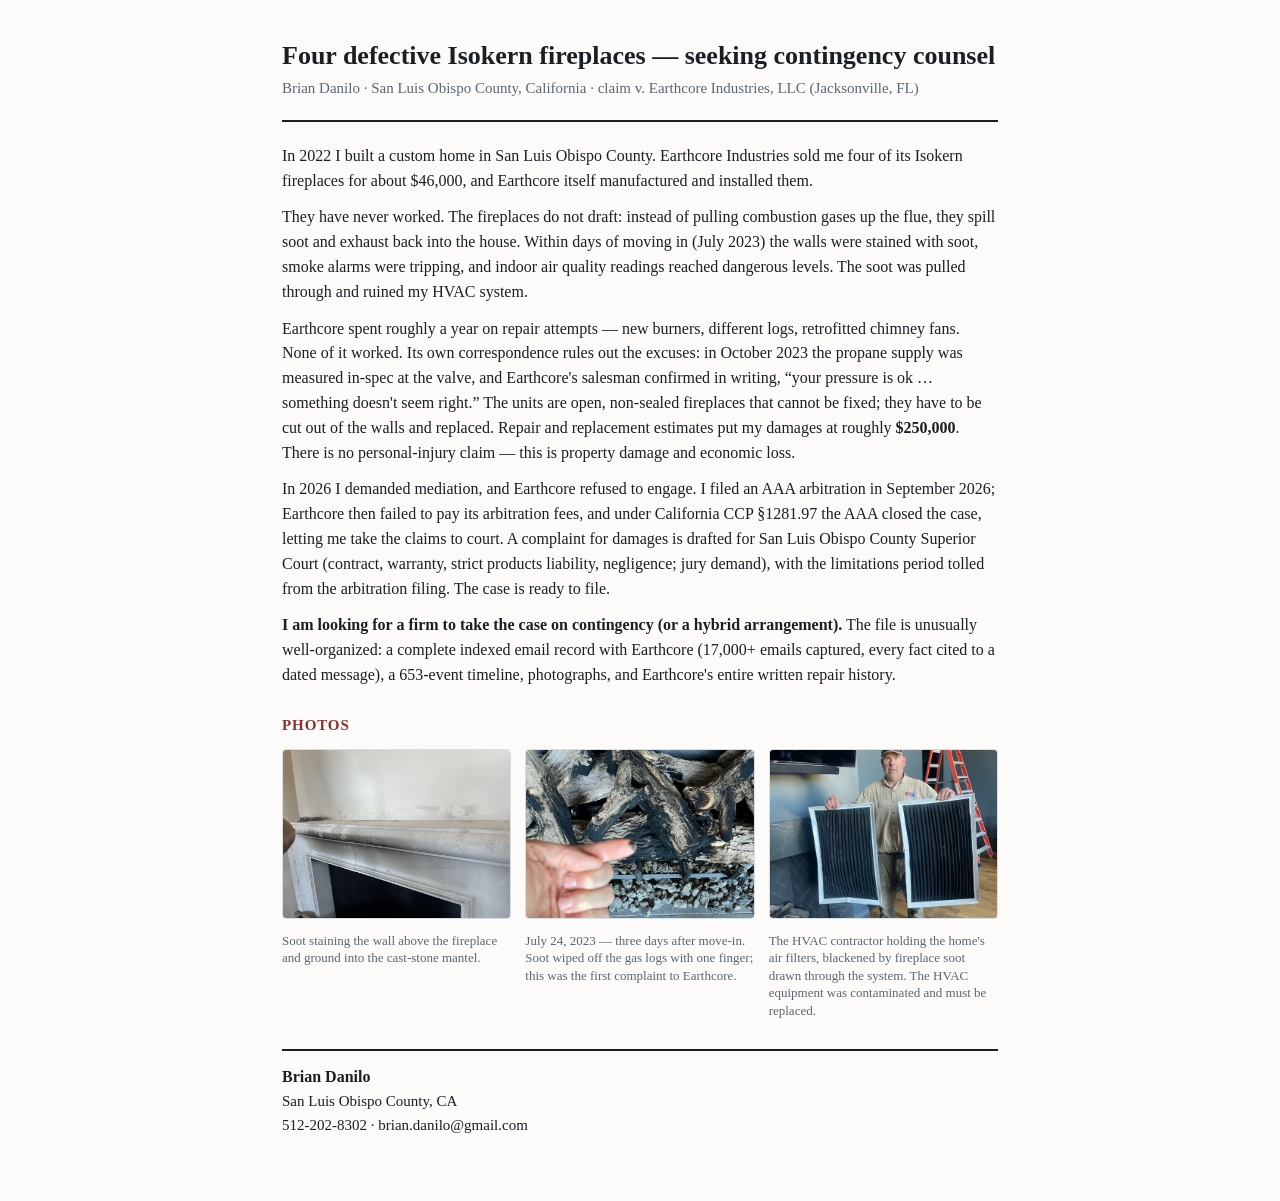
<file: v1.html>
<!doctype html>
<html lang="en">
<head>
<meta charset="utf-8">
<meta name="viewport" content="width=device-width, initial-scale=1">
<meta name="robots" content="noindex">
<title>Defective Isokern Fireplaces — Danilo v. Earthcore Industries</title>
<link rel="stylesheet" href="style.css">
</head>
<body>
<div class="page">

<header class="brief">
  <h1>Four defective Isokern fireplaces — seeking contingency counsel</h1>
  <p class="sub">Brian Danilo &middot; San Luis Obispo County, California &middot; claim v. Earthcore Industries, LLC (Jacksonville, FL)</p>
</header>

<p>In 2022 I built a custom home in San Luis Obispo County. Earthcore Industries sold me four of its
Isokern fireplaces for about $46,000, and Earthcore itself manufactured and installed them.</p>

<p>They have never worked. The fireplaces do not draft: instead of pulling combustion gases up the
flue, they spill soot and exhaust back into the house. Within days of moving in (July 2023) the
walls were stained with soot, smoke alarms were tripping, and indoor air quality readings reached
dangerous levels. The soot was pulled through and ruined my HVAC system.</p>

<p>Earthcore spent roughly a year on repair attempts — new burners, different logs, retrofitted
chimney fans. None of it worked. Its own correspondence rules out the excuses: in October 2023 the
propane supply was measured in-spec at the valve, and Earthcore's salesman confirmed in writing,
&ldquo;your pressure is ok &hellip; something doesn't seem right.&rdquo; The units are open,
non-sealed fireplaces that cannot be fixed; they have to be cut out of the walls and replaced.
Repair and replacement estimates put my damages at roughly <strong>$250,000</strong>. There is no
personal-injury claim — this is property damage and economic loss.</p>

<p>In 2026 I demanded mediation, and Earthcore refused to engage. I filed an AAA arbitration in
September 2026; Earthcore then failed to pay its arbitration fees, and under California CCP
&sect;1281.97 the AAA closed the case, letting me take the claims to court. A complaint for damages
is drafted for San Luis Obispo County Superior Court (contract, warranty, strict products liability,
negligence; jury demand), with the limitations period tolled from the arbitration filing. The case
is ready to file.</p>

<p><strong>I am looking for a firm to take the case on contingency (or a hybrid arrangement).</strong>
The file is unusually well-organized: a complete indexed email record with Earthcore
(17,000+ emails captured, every fact cited to a dated message), a 653-event timeline, photographs,
and Earthcore's entire written repair history.</p>

<h2>Photos</h2>
<div class="photos photo-strip"></div>

<div class="contact">
  <strong>Brian Danilo</strong><br>
  San Luis Obispo County, CA<br>
  512-202-8302 &middot; brian.danilo@gmail.com
</div>

</div>
<script src="photos.js"></script>
</body>
</html>
</file>
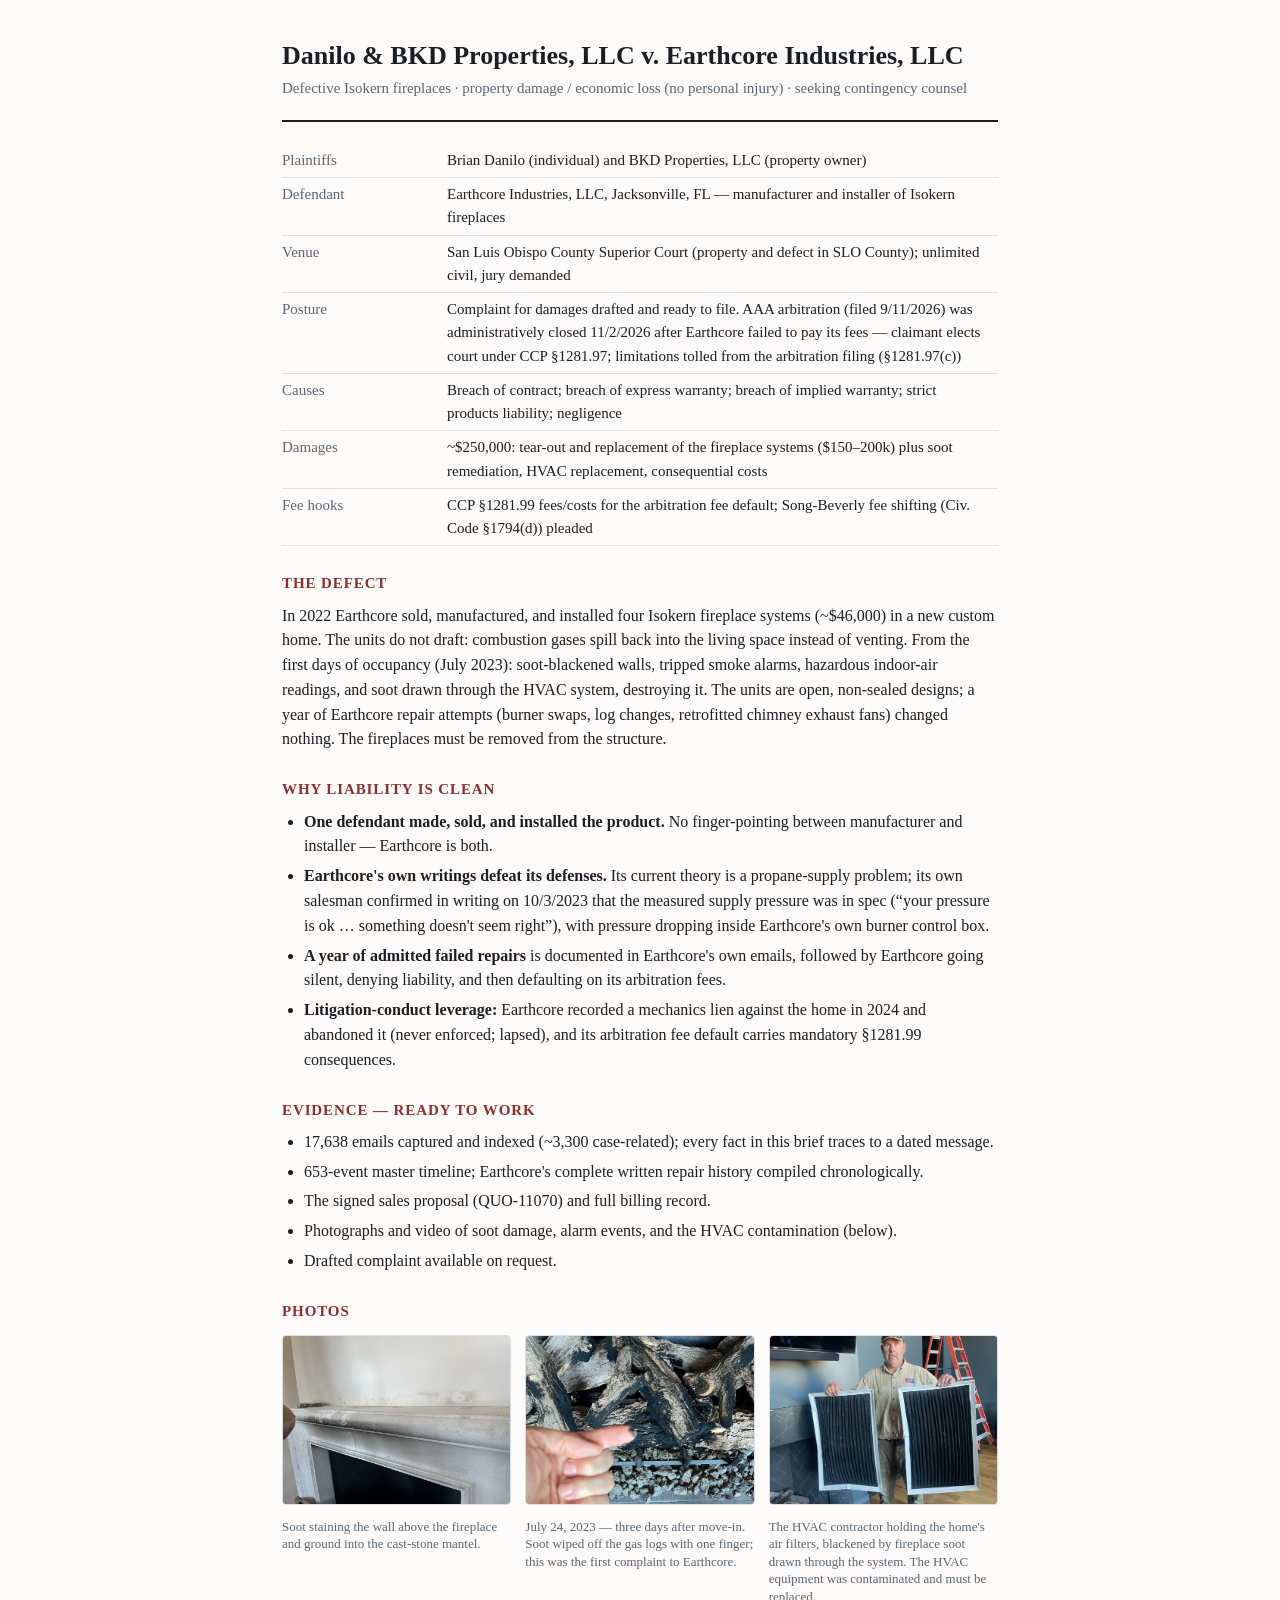
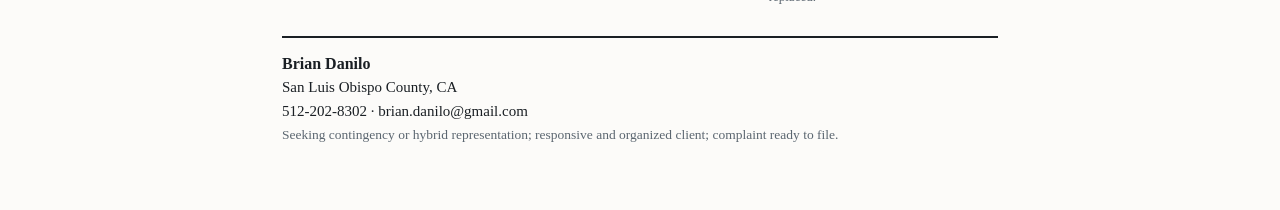
<file: v2.html>
<!doctype html>
<html lang="en">
<head>
<meta charset="utf-8">
<meta name="viewport" content="width=device-width, initial-scale=1">
<meta name="robots" content="noindex">
<title>Case Brief — Danilo v. Earthcore Industries (Isokern fireplaces)</title>
<link rel="stylesheet" href="style.css">
</head>
<body>
<div class="page">

<header class="brief">
  <h1>Danilo &amp; BKD Properties, LLC v. Earthcore Industries, LLC</h1>
  <p class="sub">Defective Isokern fireplaces &middot; property damage / economic loss (no personal injury) &middot; seeking contingency counsel</p>
</header>

<table class="kv">
  <tr><td>Plaintiffs</td><td>Brian Danilo (individual) and BKD Properties, LLC (property owner)</td></tr>
  <tr><td>Defendant</td><td>Earthcore Industries, LLC, Jacksonville, FL — manufacturer and installer of Isokern fireplaces</td></tr>
  <tr><td>Venue</td><td>San Luis Obispo County Superior Court (property and defect in SLO County); unlimited civil, jury demanded</td></tr>
  <tr><td>Posture</td><td>Complaint for damages drafted and ready to file. AAA arbitration (filed 9/11/2026) was administratively closed 11/2/2026 after Earthcore failed to pay its fees — claimant elects court under CCP &sect;1281.97; limitations tolled from the arbitration filing (&sect;1281.97(c))</td></tr>
  <tr><td>Causes</td><td>Breach of contract; breach of express warranty; breach of implied warranty; strict products liability; negligence</td></tr>
  <tr><td>Damages</td><td>~$250,000: tear-out and replacement of the fireplace systems ($150–200k) plus soot remediation, HVAC replacement, consequential costs</td></tr>
  <tr><td>Fee hooks</td><td>CCP &sect;1281.99 fees/costs for the arbitration fee default; Song-Beverly fee shifting (Civ. Code &sect;1794(d)) pleaded</td></tr>
</table>

<h2>The defect</h2>
<p>In 2022 Earthcore sold, manufactured, and installed four Isokern fireplace systems (~$46,000) in a
new custom home. The units do not draft: combustion gases spill back into the living space instead of
venting. From the first days of occupancy (July 2023): soot-blackened walls, tripped smoke alarms,
hazardous indoor-air readings, and soot drawn through the HVAC system, destroying it. The units are
open, non-sealed designs; a year of Earthcore repair attempts (burner swaps, log changes, retrofitted
chimney exhaust fans) changed nothing. The fireplaces must be removed from the structure.</p>

<h2>Why liability is clean</h2>
<ul>
  <li><strong>One defendant made, sold, and installed the product.</strong> No finger-pointing between
  manufacturer and installer — Earthcore is both.</li>
  <li><strong>Earthcore's own writings defeat its defenses.</strong> Its current theory is a propane-supply
  problem; its own salesman confirmed in writing on 10/3/2023 that the measured supply pressure was in
  spec (&ldquo;your pressure is ok &hellip; something doesn't seem right&rdquo;), with pressure dropping
  inside Earthcore's own burner control box.</li>
  <li><strong>A year of admitted failed repairs</strong> is documented in Earthcore's own emails, followed by
  Earthcore going silent, denying liability, and then defaulting on its arbitration fees.</li>
  <li><strong>Litigation-conduct leverage:</strong> Earthcore recorded a mechanics lien against the home in
  2024 and abandoned it (never enforced; lapsed), and its arbitration fee default carries mandatory
  &sect;1281.99 consequences.</li>
</ul>

<h2>Evidence — ready to work</h2>
<ul>
  <li>17,638 emails captured and indexed (~3,300 case-related); every fact in this brief traces to a dated message.</li>
  <li>653-event master timeline; Earthcore's complete written repair history compiled chronologically.</li>
  <li>The signed sales proposal (QUO-11070) and full billing record.</li>
  <li>Photographs and video of soot damage, alarm events, and the HVAC contamination (below).</li>
  <li>Drafted complaint available on request.</li>
</ul>

<h2>Photos</h2>
<div class="photos photo-strip"></div>

<div class="contact">
  <strong>Brian Danilo</strong><br>
  San Luis Obispo County, CA<br>
  512-202-8302 &middot; brian.danilo@gmail.com<br>
  <span class="note">Seeking contingency or hybrid representation; responsive and organized client; complaint ready to file.</span>
</div>

</div>
<script src="photos.js"></script>
</body>
</html>
</file>
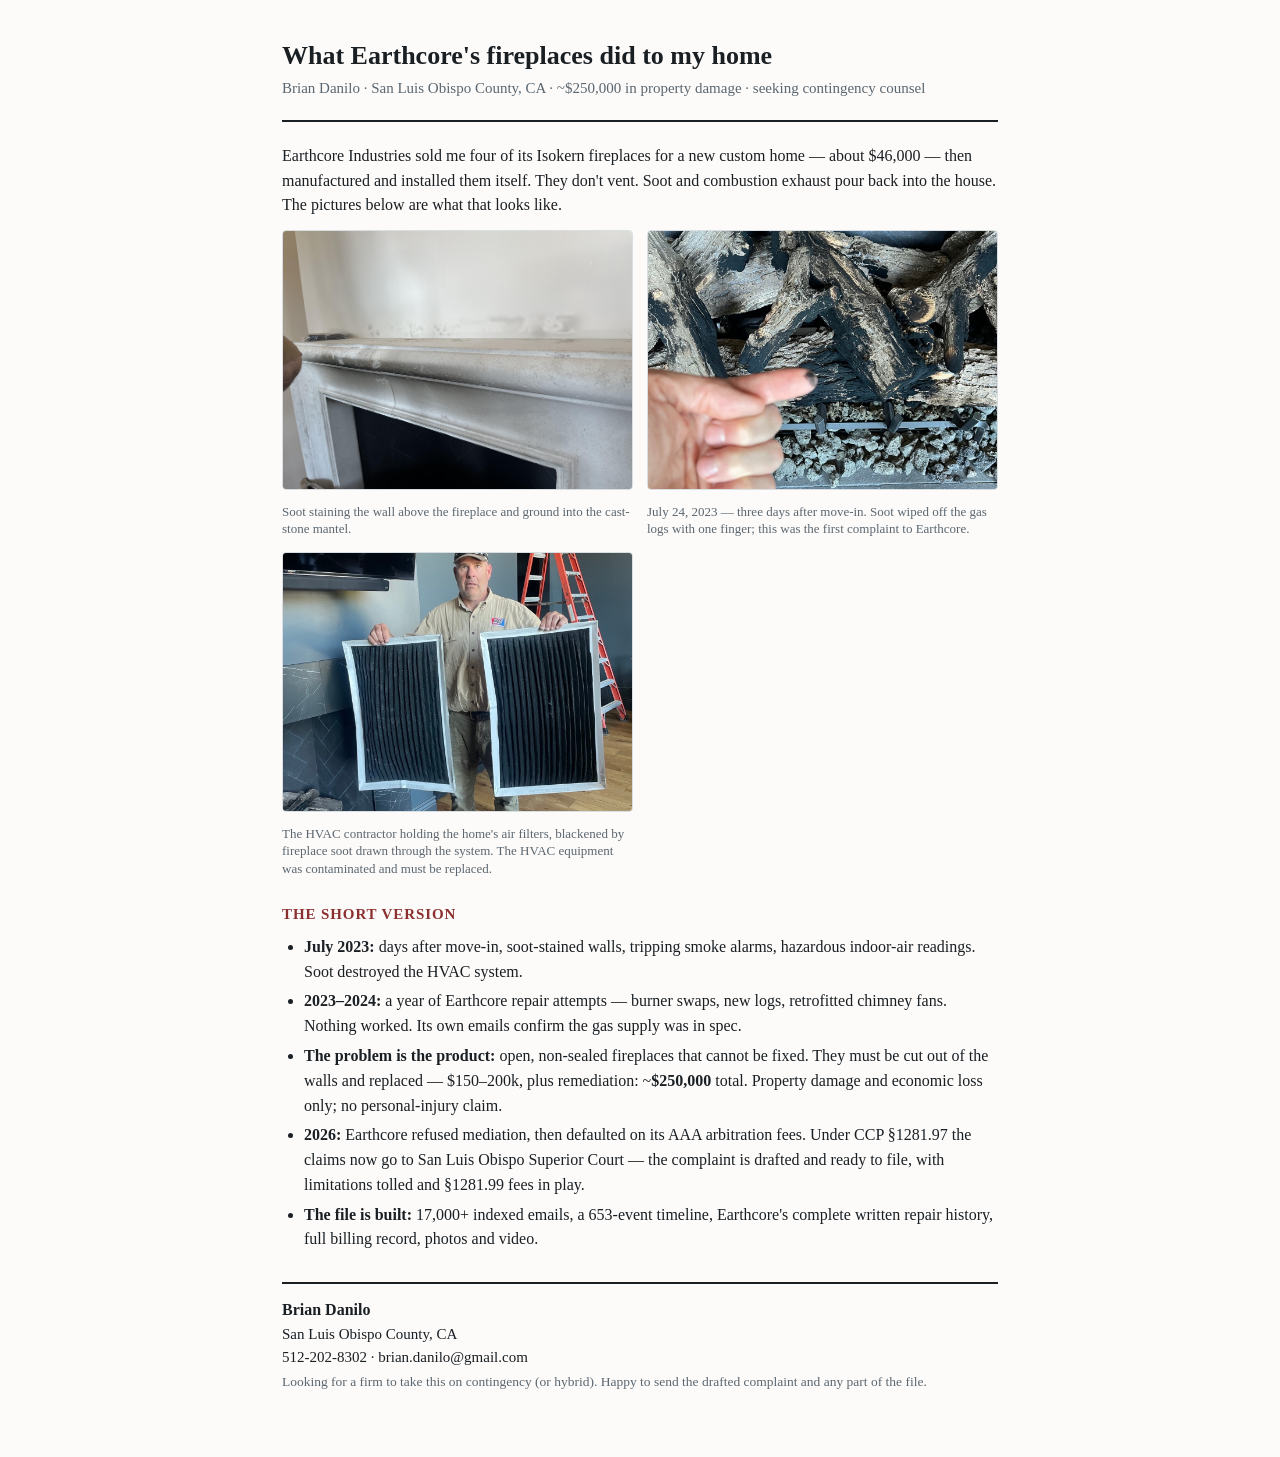
<file: v3.html>
<!doctype html>
<html lang="en">
<head>
<meta charset="utf-8">
<meta name="viewport" content="width=device-width, initial-scale=1">
<meta name="robots" content="noindex">
<title>What Earthcore's Fireplaces Did to My Home</title>
<link rel="stylesheet" href="style.css">
</head>
<body>
<div class="page">

<header class="brief">
  <h1>What Earthcore's fireplaces did to my home</h1>
  <p class="sub">Brian Danilo &middot; San Luis Obispo County, CA &middot; ~$250,000 in property damage &middot; seeking contingency counsel</p>
</header>

<p>Earthcore Industries sold me four of its Isokern fireplaces for a new custom home — about $46,000 —
then manufactured and installed them itself. They don't vent. Soot and combustion exhaust pour back
into the house. The pictures below are what that looks like.</p>

<div class="photos big photo-strip"></div>

<h2>The short version</h2>
<ul>
  <li><strong>July 2023:</strong> days after move-in, soot-stained walls, tripping smoke alarms, hazardous
  indoor-air readings. Soot destroyed the HVAC system.</li>
  <li><strong>2023–2024:</strong> a year of Earthcore repair attempts — burner swaps, new logs, retrofitted
  chimney fans. Nothing worked. Its own emails confirm the gas supply was in spec.</li>
  <li><strong>The problem is the product:</strong> open, non-sealed fireplaces that cannot be fixed. They must
  be cut out of the walls and replaced — $150–200k, plus remediation: ~<strong>$250,000</strong> total.
  Property damage and economic loss only; no personal-injury claim.</li>
  <li><strong>2026:</strong> Earthcore refused mediation, then defaulted on its AAA arbitration fees. Under CCP
  &sect;1281.97 the claims now go to San Luis Obispo Superior Court — the complaint is drafted and ready to
  file, with limitations tolled and &sect;1281.99 fees in play.</li>
  <li><strong>The file is built:</strong> 17,000+ indexed emails, a 653-event timeline, Earthcore's complete
  written repair history, full billing record, photos and video.</li>
</ul>

<div class="contact">
  <strong>Brian Danilo</strong><br>
  San Luis Obispo County, CA<br>
  512-202-8302 &middot; brian.danilo@gmail.com<br>
  <span class="note">Looking for a firm to take this on contingency (or hybrid). Happy to send the drafted complaint and any part of the file.</span>
</div>

</div>
<script src="photos.js"></script>
</body>
</html>
</file>
<file: style.css>
:root {
  --ink: #1a1f24;
  --muted: #5b6670;
  --rule: #d9dee3;
  --accent: #8c2f2f;
  --bg: #fcfbf9;
}
* { box-sizing: border-box; }
body {
  margin: 0;
  background: var(--bg);
  color: var(--ink);
  font: 16px/1.55 -apple-system, BlinkMacSystemFont, "Segoe UI", Georgia, serif;
}
.page { max-width: 760px; margin: 0 auto; padding: 40px 22px 64px; }
header.brief h1 { font-size: 26px; line-height: 1.25; margin: 0 0 4px; }
header.brief .sub { color: var(--muted); font-size: 15px; margin: 0 0 6px; }
header.brief { border-bottom: 2px solid var(--ink); padding-bottom: 14px; margin-bottom: 22px; }
h2 { font-size: 15px; letter-spacing: .06em; text-transform: uppercase; color: var(--accent);
     margin: 26px 0 8px; }
p { margin: 0 0 12px; }
ul { margin: 0 0 12px; padding-left: 22px; }
li { margin-bottom: 5px; }
.kv { width: 100%; border-collapse: collapse; margin: 6px 0 14px; font-size: 15px; }
.kv td { padding: 5px 10px 5px 0; vertical-align: top; border-bottom: 1px solid var(--rule); }
.kv td:first-child { color: var(--muted); white-space: nowrap; width: 11em; }
.photos { display: grid; grid-template-columns: repeat(auto-fill, minmax(210px, 1fr)); gap: 14px; margin: 12px 0 6px; }
.photos figure { margin: 0; }
.photos img { width: 100%; height: 170px; object-fit: cover; border-radius: 4px; border: 1px solid var(--rule);
              cursor: zoom-in; background: #eee; }
.photos figcaption { font-size: 13px; color: var(--muted); margin-top: 5px; line-height: 1.35; }
.photos.big { grid-template-columns: repeat(auto-fill, minmax(330px, 1fr)); }
.photos.big img { height: 260px; }
.contact { margin-top: 30px; border-top: 2px solid var(--ink); padding-top: 14px; font-size: 15px; }
.contact strong { font-size: 16px; }
.note { color: var(--muted); font-size: 13.5px; }
.lightbox { position: fixed; inset: 0; background: rgba(10,10,10,.92); display: none;
            align-items: center; justify-content: center; z-index: 10; cursor: zoom-out; flex-direction: column; }
.lightbox.open { display: flex; }
.lightbox img { max-width: 94vw; max-height: 86vh; object-fit: contain; }
.lightbox .cap { color: #ddd; font-size: 14px; margin-top: 10px; max-width: 90vw; text-align: center; }
@media print {
  body { background: #fff; }
  .page { padding: 0; max-width: none; }
  .photos img { height: 150px; }
}
</file>
